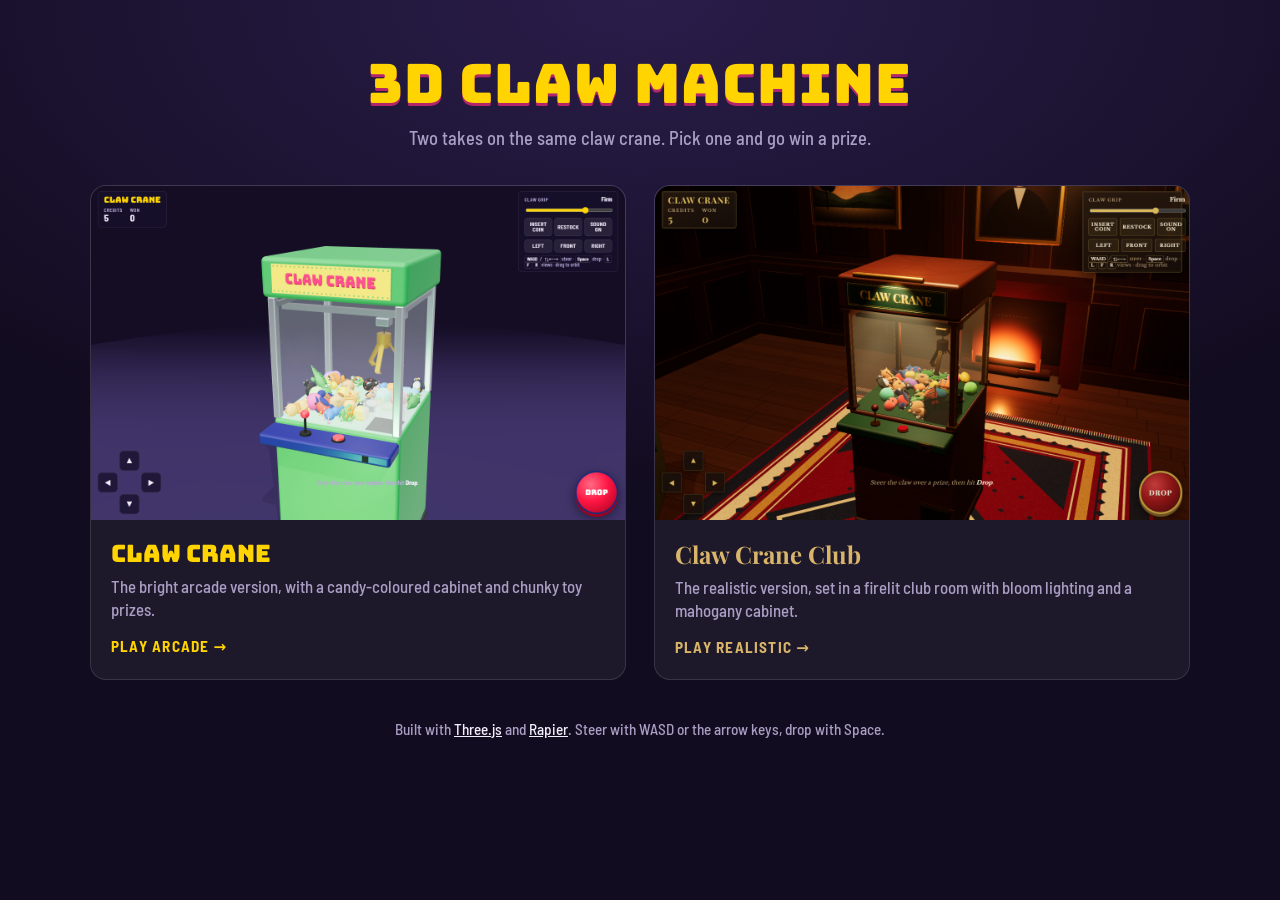
<file: index.html>
<!doctype html>
<html lang="en">
<head>
<meta charset="utf-8">
<meta name="viewport" content="width=device-width, initial-scale=1">
<title>3D Claw Machine</title>
<link rel="stylesheet" href="lib/fonts/arcade.css">
<link rel="stylesheet" href="lib/fonts/realistic.css">
<style>
:root {
  --night: #120c20;
  --ink: #f3eefc;
  --muted: #a99fc4;
  --arcade: #ffd400;
  --club: #d9b56a;
}
* { box-sizing: border-box; }
html, body { margin: 0; }
body {
  min-height: 100vh;
  background: radial-gradient(120% 90% at 50% 0%, #2a1d4a 0%, var(--night) 60%);
  color: var(--ink);
  font-family: "Barlow Semi Condensed", "Segoe UI", system-ui, sans-serif;
  display: flex;
  flex-direction: column;
  align-items: center;
  padding: 48px 16px 40px;
}
h1 {
  font-family: "Bungee", "Barlow Semi Condensed", sans-serif;
  font-weight: 400;
  font-size: clamp(2rem, 6vw, 3.4rem);
  letter-spacing: 0.02em;
  margin: 0 0 8px;
  color: var(--arcade);
  text-align: center;
  text-shadow: 0 3px 0 #b3246b;
}
.lede {
  margin: 0 0 36px;
  color: var(--muted);
  font-size: 1.15rem;
  font-weight: 500;
  text-align: center;
}
.games {
  display: grid;
  grid-template-columns: repeat(auto-fit, minmax(min(100%, 340px), 1fr));
  gap: 28px;
  width: 100%;
  max-width: 1100px;
}
.card {
  display: flex;
  flex-direction: column;
  border-radius: 16px;
  overflow: hidden;
  text-decoration: none;
  color: inherit;
  background: rgba(255, 255, 255, 0.05);
  border: 1px solid rgba(255, 255, 255, 0.12);
  transition: transform 0.18s ease, box-shadow 0.18s ease, border-color 0.18s ease;
}
.card:hover, .card:focus-visible {
  transform: translateY(-4px);
  box-shadow: 0 18px 40px rgba(0, 0, 0, 0.5);
  outline: none;
}
.card.arcade:hover, .card.arcade:focus-visible { border-color: var(--arcade); }
.card.club:hover, .card.club:focus-visible { border-color: var(--club); }
.card img {
  display: block;
  width: 100%;
  height: auto;
  aspect-ratio: 16 / 10;
  object-fit: cover;
  background: #000;
}
.card .body { padding: 18px 20px 22px; }
.card h2 { margin: 0 0 6px; font-size: 1.5rem; font-weight: 400; }
.card.arcade h2 { font-family: "Bungee", sans-serif; color: var(--arcade); }
.card.club h2 { font-family: "Playfair Display", Georgia, serif; font-weight: 700; color: var(--club); }
.card p { margin: 0 0 14px; color: var(--muted); font-size: 1.05rem; line-height: 1.4; }
.card .play { font-weight: 700; letter-spacing: 0.08em; text-transform: uppercase; font-size: 0.95rem; }
.card.arcade .play { color: var(--arcade); }
.card.club .play { color: var(--club); }
footer { margin-top: 40px; color: var(--muted); font-size: 0.95rem; text-align: center; }
footer a { color: var(--ink); }
@media (prefers-reduced-motion: reduce) { .card { transition: none; } .card:hover { transform: none; } }
</style>
</head>
<body>
  <h1>3D Claw Machine</h1>
  <p class="lede">Two takes on the same claw crane. Pick one and go win a prize.</p>

  <main class="games">
    <a class="card arcade" href="claw-crane.html">
      <img src="screenshots/arcade.png" width="1280" height="800" alt="Screenshot of the arcade claw crane: a bright green cabinet full of plush prizes">
      <div class="body">
        <h2>Claw Crane</h2>
        <p>The bright arcade version, with a candy-coloured cabinet and chunky toy prizes.</p>
        <span class="play">Play arcade &rarr;</span>
      </div>
    </a>
    <a class="card club" href="claw-crane-realistic.html">
      <img src="screenshots/realistic.png" width="1280" height="800" alt="Screenshot of the realistic claw crane: a wooden cabinet in a firelit club room">
      <div class="body">
        <h2>Claw Crane Club</h2>
        <p>The realistic version, set in a firelit club room with bloom lighting and a mahogany cabinet.</p>
        <span class="play">Play realistic &rarr;</span>
      </div>
    </a>
  </main>

  <footer>Built with <a href="https://threejs.org/">Three.js</a> and <a href="https://rapier.rs/">Rapier</a>. Steer with WASD or the arrow keys, drop with Space.</footer>
</body>
</html>
</file>
<file: lib/fonts/arcade.css>
/* vietnamese */
@font-face {
  font-family: 'Barlow Semi Condensed';
  font-style: normal;
  font-weight: 500;
  font-display: swap;
  src: url(files/wlpigxjLBV1hqnzfr-F8sEYMB0Yybp0mudRfi6m_CGslu50.woff2) format('woff2');
  unicode-range: U+0102-0103, U+0110-0111, U+0128-0129, U+0168-0169, U+01A0-01A1, U+01AF-01B0, U+0300-0301, U+0303-0304, U+0308-0309, U+0323, U+0329, U+1EA0-1EF9, U+20AB;
}
/* latin-ext */
@font-face {
  font-family: 'Barlow Semi Condensed';
  font-style: normal;
  font-weight: 500;
  font-display: swap;
  src: url(files/wlpigxjLBV1hqnzfr-F8sEYMB0Yybp0mudRfi6m_CWslu50.woff2) format('woff2');
  unicode-range: U+0100-02BA, U+02BD-02C5, U+02C7-02CC, U+02CE-02D7, U+02DD-02FF, U+0304, U+0308, U+0329, U+1D00-1DBF, U+1E00-1E9F, U+1EF2-1EFF, U+2020, U+20A0-20AB, U+20AD-20C4, U+2113, U+2C60-2C7F, U+A720-A7FF;
}
/* latin */
@font-face {
  font-family: 'Barlow Semi Condensed';
  font-style: normal;
  font-weight: 500;
  font-display: swap;
  src: url(files/wlpigxjLBV1hqnzfr-F8sEYMB0Yybp0mudRfi6m_B2sl.woff2) format('woff2');
  unicode-range: U+0000-00FF, U+0131, U+0152-0153, U+02BB-02BC, U+02C6, U+02DA, U+02DC, U+0304, U+0308, U+0329, U+2000-206F, U+20AC, U+2122, U+2191, U+2193, U+2212, U+2215, U+FEFF, U+FFFD;
}
/* vietnamese */
@font-face {
  font-family: 'Barlow Semi Condensed';
  font-style: normal;
  font-weight: 600;
  font-display: swap;
  src: url(files/wlpigxjLBV1hqnzfr-F8sEYMB0Yybp0mudRfp66_CGslu50.woff2) format('woff2');
  unicode-range: U+0102-0103, U+0110-0111, U+0128-0129, U+0168-0169, U+01A0-01A1, U+01AF-01B0, U+0300-0301, U+0303-0304, U+0308-0309, U+0323, U+0329, U+1EA0-1EF9, U+20AB;
}
/* latin-ext */
@font-face {
  font-family: 'Barlow Semi Condensed';
  font-style: normal;
  font-weight: 600;
  font-display: swap;
  src: url(files/wlpigxjLBV1hqnzfr-F8sEYMB0Yybp0mudRfp66_CWslu50.woff2) format('woff2');
  unicode-range: U+0100-02BA, U+02BD-02C5, U+02C7-02CC, U+02CE-02D7, U+02DD-02FF, U+0304, U+0308, U+0329, U+1D00-1DBF, U+1E00-1E9F, U+1EF2-1EFF, U+2020, U+20A0-20AB, U+20AD-20C4, U+2113, U+2C60-2C7F, U+A720-A7FF;
}
/* latin */
@font-face {
  font-family: 'Barlow Semi Condensed';
  font-style: normal;
  font-weight: 600;
  font-display: swap;
  src: url(files/wlpigxjLBV1hqnzfr-F8sEYMB0Yybp0mudRfp66_B2sl.woff2) format('woff2');
  unicode-range: U+0000-00FF, U+0131, U+0152-0153, U+02BB-02BC, U+02C6, U+02DA, U+02DC, U+0304, U+0308, U+0329, U+2000-206F, U+20AC, U+2122, U+2191, U+2193, U+2212, U+2215, U+FEFF, U+FFFD;
}
/* vietnamese */
@font-face {
  font-family: 'Barlow Semi Condensed';
  font-style: normal;
  font-weight: 700;
  font-display: swap;
  src: url(files/wlpigxjLBV1hqnzfr-F8sEYMB0Yybp0mudRfw6-_CGslu50.woff2) format('woff2');
  unicode-range: U+0102-0103, U+0110-0111, U+0128-0129, U+0168-0169, U+01A0-01A1, U+01AF-01B0, U+0300-0301, U+0303-0304, U+0308-0309, U+0323, U+0329, U+1EA0-1EF9, U+20AB;
}
/* latin-ext */
@font-face {
  font-family: 'Barlow Semi Condensed';
  font-style: normal;
  font-weight: 700;
  font-display: swap;
  src: url(files/wlpigxjLBV1hqnzfr-F8sEYMB0Yybp0mudRfw6-_CWslu50.woff2) format('woff2');
  unicode-range: U+0100-02BA, U+02BD-02C5, U+02C7-02CC, U+02CE-02D7, U+02DD-02FF, U+0304, U+0308, U+0329, U+1D00-1DBF, U+1E00-1E9F, U+1EF2-1EFF, U+2020, U+20A0-20AB, U+20AD-20C4, U+2113, U+2C60-2C7F, U+A720-A7FF;
}
/* latin */
@font-face {
  font-family: 'Barlow Semi Condensed';
  font-style: normal;
  font-weight: 700;
  font-display: swap;
  src: url(files/wlpigxjLBV1hqnzfr-F8sEYMB0Yybp0mudRfw6-_B2sl.woff2) format('woff2');
  unicode-range: U+0000-00FF, U+0131, U+0152-0153, U+02BB-02BC, U+02C6, U+02DA, U+02DC, U+0304, U+0308, U+0329, U+2000-206F, U+20AC, U+2122, U+2191, U+2193, U+2212, U+2215, U+FEFF, U+FFFD;
}
/* vietnamese */
@font-face {
  font-family: 'Bungee';
  font-style: normal;
  font-weight: 400;
  font-display: swap;
  src: url(files/N0bU2SZBIuF2PU_0AnR1Gd8.woff2) format('woff2');
  unicode-range: U+0102-0103, U+0110-0111, U+0128-0129, U+0168-0169, U+01A0-01A1, U+01AF-01B0, U+0300-0301, U+0303-0304, U+0308-0309, U+0323, U+0329, U+1EA0-1EF9, U+20AB;
}
/* latin-ext */
@font-face {
  font-family: 'Bungee';
  font-style: normal;
  font-weight: 400;
  font-display: swap;
  src: url(files/N0bU2SZBIuF2PU_0A3R1Gd8.woff2) format('woff2');
  unicode-range: U+0100-02BA, U+02BD-02C5, U+02C7-02CC, U+02CE-02D7, U+02DD-02FF, U+0304, U+0308, U+0329, U+1D00-1DBF, U+1E00-1E9F, U+1EF2-1EFF, U+2020, U+20A0-20AB, U+20AD-20C4, U+2113, U+2C60-2C7F, U+A720-A7FF;
}
/* latin */
@font-face {
  font-family: 'Bungee';
  font-style: normal;
  font-weight: 400;
  font-display: swap;
  src: url(files/N0bU2SZBIuF2PU_0DXR1.woff2) format('woff2');
  unicode-range: U+0000-00FF, U+0131, U+0152-0153, U+02BB-02BC, U+02C6, U+02DA, U+02DC, U+0304, U+0308, U+0329, U+2000-206F, U+20AC, U+2122, U+2191, U+2193, U+2212, U+2215, U+FEFF, U+FFFD;
}
</file>
<file: lib/fonts/realistic.css>
/* latin-ext */
@font-face {
  font-family: 'Libre Baskerville';
  font-style: normal;
  font-weight: 400;
  font-display: swap;
  src: url(files/kmKnZrc3Hgbbcjq75U4uslyuy4kn0qNXaxMICA.woff2) format('woff2');
  unicode-range: U+0100-02BA, U+02BD-02C5, U+02C7-02CC, U+02CE-02D7, U+02DD-02FF, U+0304, U+0308, U+0329, U+1D00-1DBF, U+1E00-1E9F, U+1EF2-1EFF, U+2020, U+20A0-20AB, U+20AD-20C4, U+2113, U+2C60-2C7F, U+A720-A7FF;
}
/* latin */
@font-face {
  font-family: 'Libre Baskerville';
  font-style: normal;
  font-weight: 400;
  font-display: swap;
  src: url(files/kmKnZrc3Hgbbcjq75U4uslyuy4kn0qNZaxM.woff2) format('woff2');
  unicode-range: U+0000-00FF, U+0131, U+0152-0153, U+02BB-02BC, U+02C6, U+02DA, U+02DC, U+0304, U+0308, U+0329, U+2000-206F, U+20AC, U+2122, U+2191, U+2193, U+2212, U+2215, U+FEFF, U+FFFD;
}
/* latin-ext */
@font-face {
  font-family: 'Libre Baskerville';
  font-style: normal;
  font-weight: 700;
  font-display: swap;
  src: url(files/kmKnZrc3Hgbbcjq75U4uslyuy4kn0qNXaxMICA.woff2) format('woff2');
  unicode-range: U+0100-02BA, U+02BD-02C5, U+02C7-02CC, U+02CE-02D7, U+02DD-02FF, U+0304, U+0308, U+0329, U+1D00-1DBF, U+1E00-1E9F, U+1EF2-1EFF, U+2020, U+20A0-20AB, U+20AD-20C4, U+2113, U+2C60-2C7F, U+A720-A7FF;
}
/* latin */
@font-face {
  font-family: 'Libre Baskerville';
  font-style: normal;
  font-weight: 700;
  font-display: swap;
  src: url(files/kmKnZrc3Hgbbcjq75U4uslyuy4kn0qNZaxM.woff2) format('woff2');
  unicode-range: U+0000-00FF, U+0131, U+0152-0153, U+02BB-02BC, U+02C6, U+02DA, U+02DC, U+0304, U+0308, U+0329, U+2000-206F, U+20AC, U+2122, U+2191, U+2193, U+2212, U+2215, U+FEFF, U+FFFD;
}
/* cyrillic */
@font-face {
  font-family: 'Playfair Display';
  font-style: italic;
  font-weight: 600;
  font-display: swap;
  src: url(files/nuFRD-vYSZviVYUb_rj3ij__anPXDTnCjmHKM4nYO7KN_naUXtXA-W2r.woff2) format('woff2');
  unicode-range: U+0301, U+0400-045F, U+0490-0491, U+04B0-04B1, U+2116;
}
/* vietnamese */
@font-face {
  font-family: 'Playfair Display';
  font-style: italic;
  font-weight: 600;
  font-display: swap;
  src: url(files/nuFRD-vYSZviVYUb_rj3ij__anPXDTnCjmHKM4nYO7KN_naUXt7A-W2r.woff2) format('woff2');
  unicode-range: U+0102-0103, U+0110-0111, U+0128-0129, U+0168-0169, U+01A0-01A1, U+01AF-01B0, U+0300-0301, U+0303-0304, U+0308-0309, U+0323, U+0329, U+1EA0-1EF9, U+20AB;
}
/* latin-ext */
@font-face {
  font-family: 'Playfair Display';
  font-style: italic;
  font-weight: 600;
  font-display: swap;
  src: url(files/nuFRD-vYSZviVYUb_rj3ij__anPXDTnCjmHKM4nYO7KN_naUXt_A-W2r.woff2) format('woff2');
  unicode-range: U+0100-02BA, U+02BD-02C5, U+02C7-02CC, U+02CE-02D7, U+02DD-02FF, U+0304, U+0308, U+0329, U+1D00-1DBF, U+1E00-1E9F, U+1EF2-1EFF, U+2020, U+20A0-20AB, U+20AD-20C4, U+2113, U+2C60-2C7F, U+A720-A7FF;
}
/* latin */
@font-face {
  font-family: 'Playfair Display';
  font-style: italic;
  font-weight: 600;
  font-display: swap;
  src: url(files/nuFRD-vYSZviVYUb_rj3ij__anPXDTnCjmHKM4nYO7KN_naUXtHA-Q.woff2) format('woff2');
  unicode-range: U+0000-00FF, U+0131, U+0152-0153, U+02BB-02BC, U+02C6, U+02DA, U+02DC, U+0304, U+0308, U+0329, U+2000-206F, U+20AC, U+2122, U+2191, U+2193, U+2212, U+2215, U+FEFF, U+FFFD;
}
/* cyrillic */
@font-face {
  font-family: 'Playfair Display';
  font-style: normal;
  font-weight: 600;
  font-display: swap;
  src: url(files/nuFiD-vYSZviVYUb_rj3ij__anPXDTjYgFE_.woff2) format('woff2');
  unicode-range: U+0301, U+0400-045F, U+0490-0491, U+04B0-04B1, U+2116;
}
/* vietnamese */
@font-face {
  font-family: 'Playfair Display';
  font-style: normal;
  font-weight: 600;
  font-display: swap;
  src: url(files/nuFiD-vYSZviVYUb_rj3ij__anPXDTPYgFE_.woff2) format('woff2');
  unicode-range: U+0102-0103, U+0110-0111, U+0128-0129, U+0168-0169, U+01A0-01A1, U+01AF-01B0, U+0300-0301, U+0303-0304, U+0308-0309, U+0323, U+0329, U+1EA0-1EF9, U+20AB;
}
/* latin-ext */
@font-face {
  font-family: 'Playfair Display';
  font-style: normal;
  font-weight: 600;
  font-display: swap;
  src: url(files/nuFiD-vYSZviVYUb_rj3ij__anPXDTLYgFE_.woff2) format('woff2');
  unicode-range: U+0100-02BA, U+02BD-02C5, U+02C7-02CC, U+02CE-02D7, U+02DD-02FF, U+0304, U+0308, U+0329, U+1D00-1DBF, U+1E00-1E9F, U+1EF2-1EFF, U+2020, U+20A0-20AB, U+20AD-20C4, U+2113, U+2C60-2C7F, U+A720-A7FF;
}
/* latin */
@font-face {
  font-family: 'Playfair Display';
  font-style: normal;
  font-weight: 600;
  font-display: swap;
  src: url(files/nuFiD-vYSZviVYUb_rj3ij__anPXDTzYgA.woff2) format('woff2');
  unicode-range: U+0000-00FF, U+0131, U+0152-0153, U+02BB-02BC, U+02C6, U+02DA, U+02DC, U+0304, U+0308, U+0329, U+2000-206F, U+20AC, U+2122, U+2191, U+2193, U+2212, U+2215, U+FEFF, U+FFFD;
}
/* cyrillic */
@font-face {
  font-family: 'Playfair Display';
  font-style: normal;
  font-weight: 700;
  font-display: swap;
  src: url(files/nuFiD-vYSZviVYUb_rj3ij__anPXDTjYgFE_.woff2) format('woff2');
  unicode-range: U+0301, U+0400-045F, U+0490-0491, U+04B0-04B1, U+2116;
}
/* vietnamese */
@font-face {
  font-family: 'Playfair Display';
  font-style: normal;
  font-weight: 700;
  font-display: swap;
  src: url(files/nuFiD-vYSZviVYUb_rj3ij__anPXDTPYgFE_.woff2) format('woff2');
  unicode-range: U+0102-0103, U+0110-0111, U+0128-0129, U+0168-0169, U+01A0-01A1, U+01AF-01B0, U+0300-0301, U+0303-0304, U+0308-0309, U+0323, U+0329, U+1EA0-1EF9, U+20AB;
}
/* latin-ext */
@font-face {
  font-family: 'Playfair Display';
  font-style: normal;
  font-weight: 700;
  font-display: swap;
  src: url(files/nuFiD-vYSZviVYUb_rj3ij__anPXDTLYgFE_.woff2) format('woff2');
  unicode-range: U+0100-02BA, U+02BD-02C5, U+02C7-02CC, U+02CE-02D7, U+02DD-02FF, U+0304, U+0308, U+0329, U+1D00-1DBF, U+1E00-1E9F, U+1EF2-1EFF, U+2020, U+20A0-20AB, U+20AD-20C4, U+2113, U+2C60-2C7F, U+A720-A7FF;
}
/* latin */
@font-face {
  font-family: 'Playfair Display';
  font-style: normal;
  font-weight: 700;
  font-display: swap;
  src: url(files/nuFiD-vYSZviVYUb_rj3ij__anPXDTzYgA.woff2) format('woff2');
  unicode-range: U+0000-00FF, U+0131, U+0152-0153, U+02BB-02BC, U+02C6, U+02DA, U+02DC, U+0304, U+0308, U+0329, U+2000-206F, U+20AC, U+2122, U+2191, U+2193, U+2212, U+2215, U+FEFF, U+FFFD;
}
</file>
